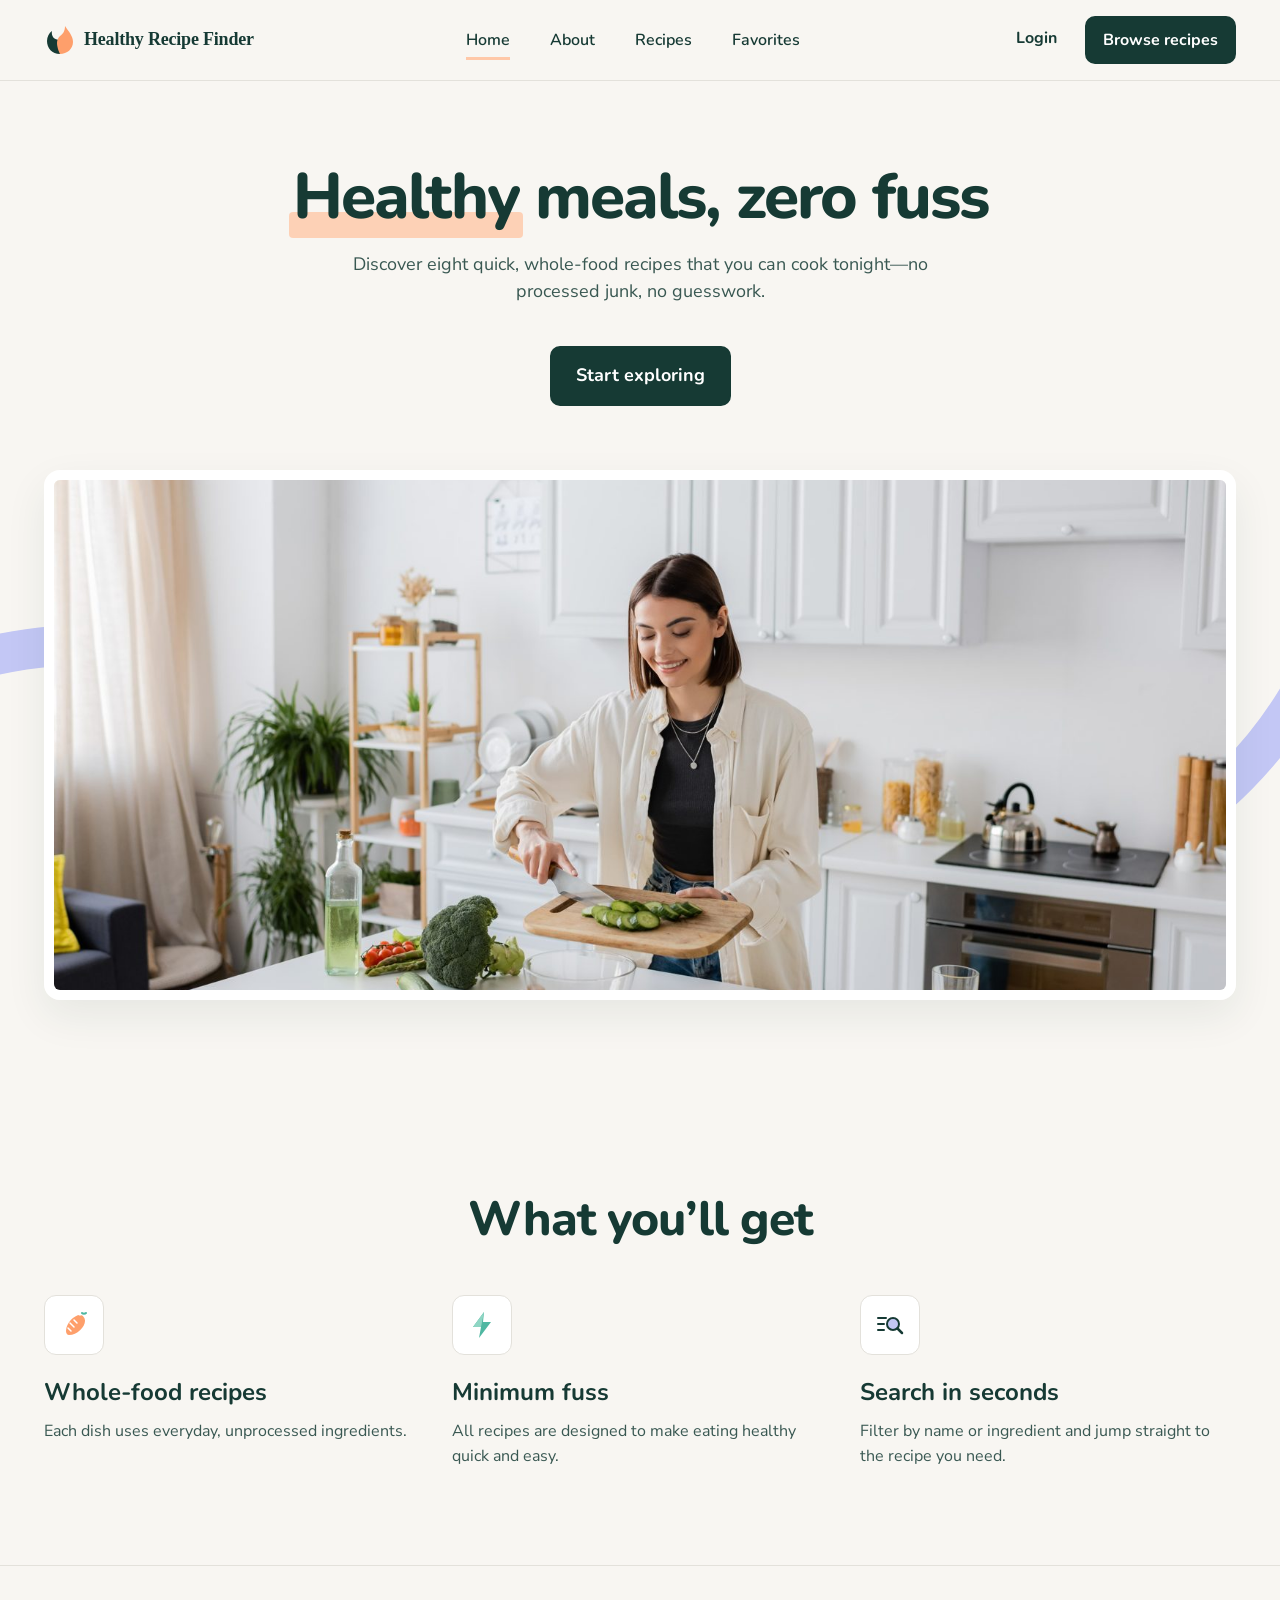
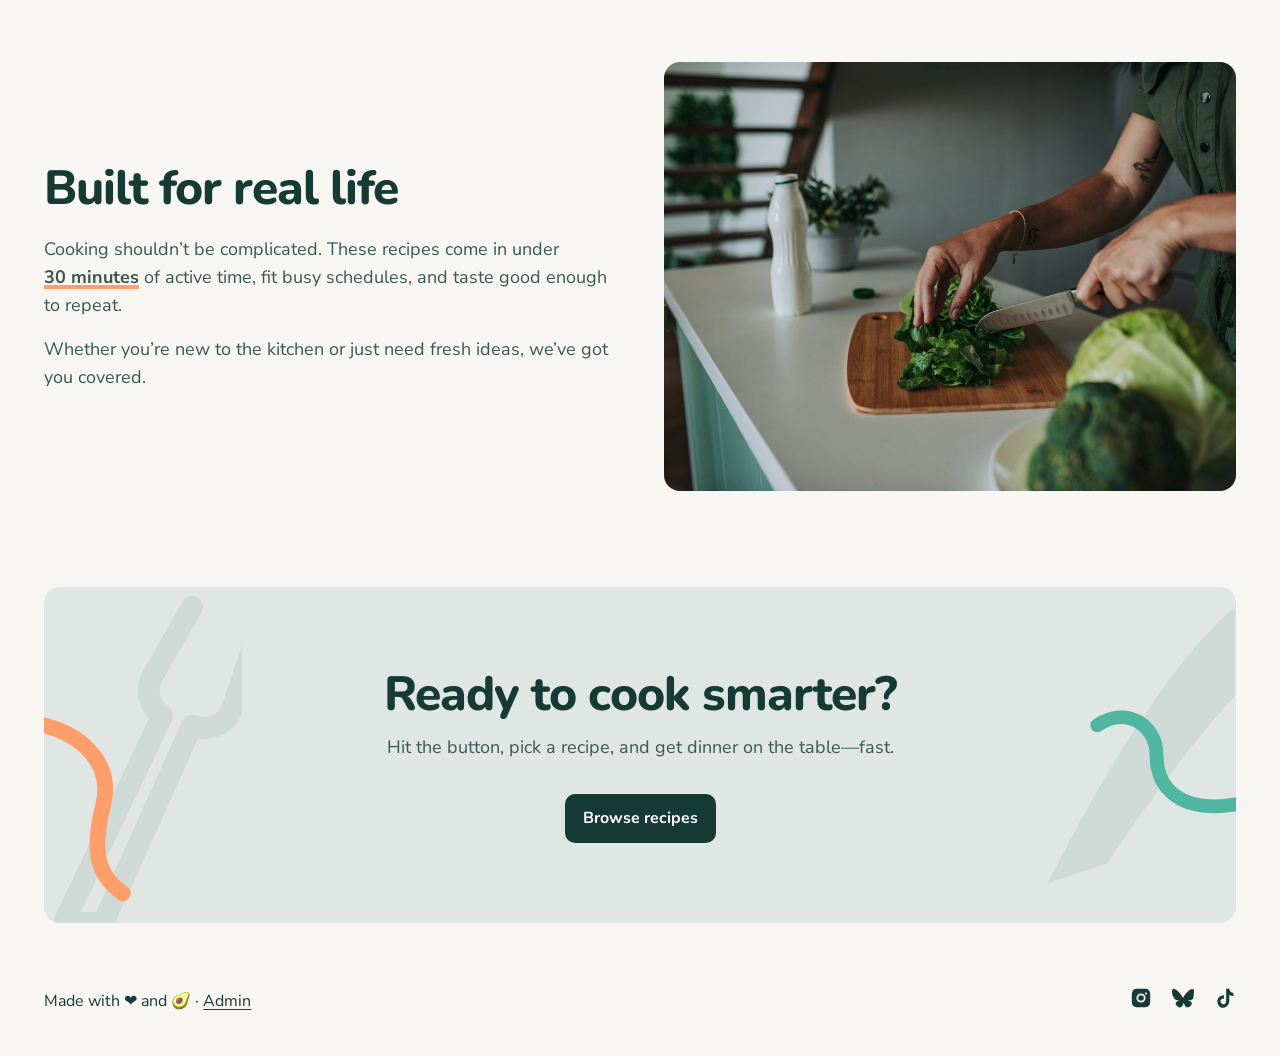
<file: index.html>
<!DOCTYPE html>
<html lang="en">
<head>
  <meta charset="UTF-8" />
  <meta name="viewport" content="width=device-width, initial-scale=1.0" />
  <title>Healthy Recipe Finder</title>
  <meta name="description" content="Discover quick, whole-food recipes you can cook tonight." />
  <link rel="preconnect" href="https://fonts.googleapis.com" />
  <link rel="preconnect" href="https://fonts.gstatic.com" crossorigin />
  <link href="https://fonts.googleapis.com/css2?family=Nunito:wght@600;700;800&family=Nunito+Sans:wght@400;500;600;700&display=swap" rel="stylesheet" />
  <link rel="stylesheet" href="css/style.css" />
</head>
<body>
  <main>
    <section class="hero">
      <div class="container">
        <h1><span class="highlight">Healthy</span> meals, zero fuss</h1>
        <p class="lead">Discover eight quick, whole-food recipes that you can cook tonight—no processed junk, no guesswork.</p>
        <a href="recipes.html" class="btn">Start exploring</a>
        <div class="hero-figure">
          <svg class="hero-deco hero-deco--right" viewBox="0 0 420 520" fill="none" aria-hidden="true"><path d="M400 0C420 220 320 420 40 500" stroke="#c3c7f5" stroke-width="40" stroke-linecap="round"/></svg>
          <svg class="hero-deco hero-deco--left" viewBox="0 0 260 120" fill="none" aria-hidden="true"><path d="M0 70C80 30 180 30 260 40" stroke="#c3c7f5" stroke-width="40"/></svg>
          <img src="assets/images/hero.jpg" alt="Woman slicing cucumber in a bright kitchen" />
        </div>
      </div>
    </section>

    <section class="section features">
      <div class="container">
        <h2 class="section-title">What you’ll get</h2>
        <div class="feature-grid">
          <div class="feature">
            <div class="feature-icon"><svg viewBox="0 0 32 32" aria-hidden="true"><path d="M22 6c-6 0-14 8-14 16 0 2 1 4 3 4 8 0 16-8 16-14 0-3-2-6-5-6z" fill="#fe9f6b"/><path d="M22 6l4-3M12 14l4 4M10 19l3 3M16 11l3 3" stroke="#fff" stroke-width="1.5" stroke-linecap="round"/><path d="M24 4c1 1 3 1 4 0" stroke="#4fb7a1" stroke-width="2" stroke-linecap="round"/></svg></div>
            <h3>Whole-food recipes</h3>
            <p>Each dish uses everyday, unprocessed ingredients.</p>
          </div>
          <div class="feature">
            <div class="feature-icon"><svg viewBox="0 0 32 32" aria-hidden="true"><path d="M18 3L7 18h8l-2 11 12-16h-8z" fill="#4fb7a1"/><path d="M18 3L7 18h8z" fill="#8fd6c4"/></svg></div>
            <h3>Minimum fuss</h3>
            <p>All recipes are designed to make eating healthy quick and easy.</p>
          </div>
          <div class="feature">
            <div class="feature-icon"><svg viewBox="0 0 32 32" fill="none" aria-hidden="true"><path d="M4 9h8M4 15h6M4 21h6" stroke="#163a34" stroke-width="2" stroke-linecap="round"/><circle cx="19" cy="15" r="6" fill="#c3c7f5" stroke="#163a34" stroke-width="2"/><path d="M23.5 19.5L28 24" stroke="#163a34" stroke-width="2.5" stroke-linecap="round"/></svg></div>
            <h3>Search in seconds</h3>
            <p>Filter by name or ingredient and jump straight to the recipe you need.</p>
          </div>
        </div>
      </div>
    </section>

    <section class="section">
      <div class="container split">
        <div>
          <h2 class="section-title">Built for real life</h2>
          <p class="lead">Cooking shouldn’t be complicated. These recipes come in under <span class="underline-orange">30&nbsp;minutes</span> of active time, fit busy schedules, and taste good enough to repeat.</p>
          <p class="lead">Whether you’re new to the kitchen or just need fresh ideas, we’ve got you covered.</p>
        </div>
        <img src="assets/images/real-life.jpg" alt="Chopping leafy greens on a wooden board" loading="lazy" />
      </div>
    </section>

    <div class="container" id="cta-slot"></div>
  </main>

  <script src="js/data.js"></script>
  <script src="js/layout.js"></script>
  <script src="js/cta.js"></script>
  <script>
    renderHeader("home");
    renderCta(document.getElementById("cta-slot"));
    renderFooter();
  </script>
</body>
</html>
</file>
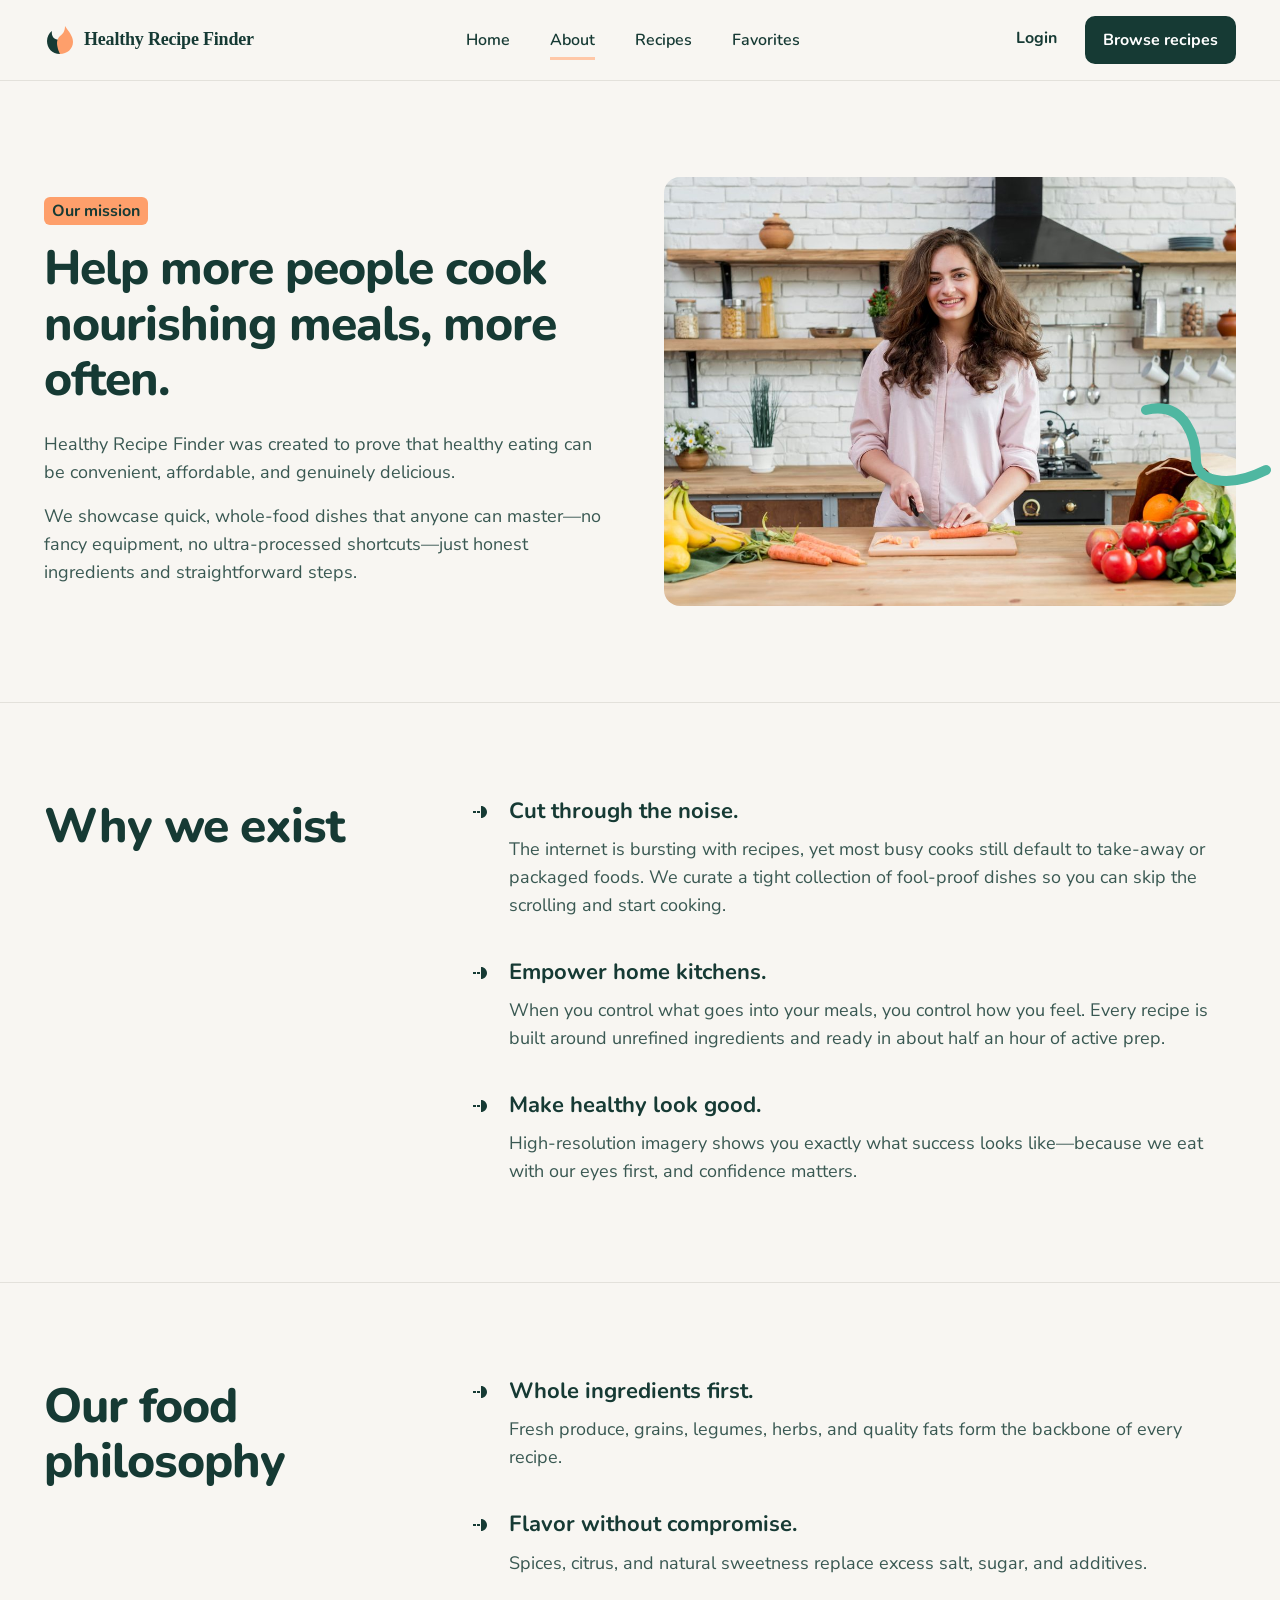
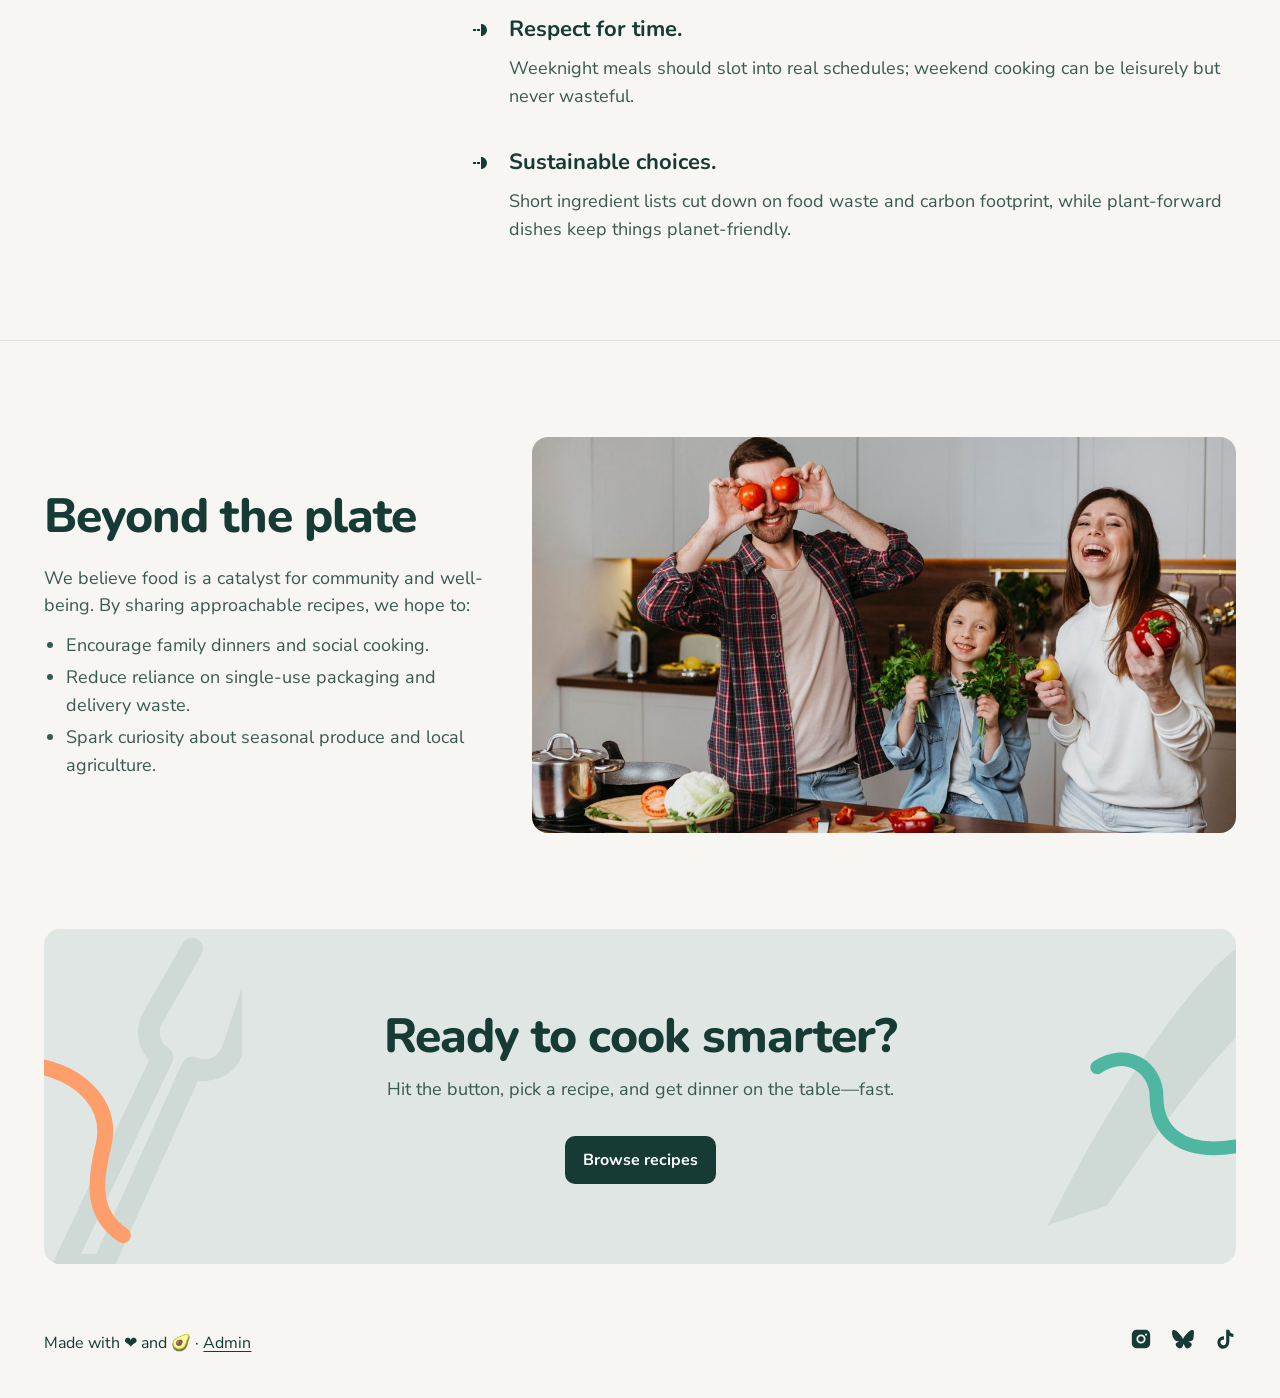
<file: about.html>
<!DOCTYPE html>
<html lang="en">
<head>
  <meta charset="UTF-8" />
  <meta name="viewport" content="width=device-width, initial-scale=1.0" />
  <title>About | Healthy Recipe Finder</title>
  <link rel="preconnect" href="https://fonts.googleapis.com" />
  <link rel="preconnect" href="https://fonts.gstatic.com" crossorigin />
  <link href="https://fonts.googleapis.com/css2?family=Nunito:wght@600;700;800&family=Nunito+Sans:wght@400;500;600;700&display=swap" rel="stylesheet" />
  <link rel="stylesheet" href="css/style.css" />
</head>
<body>
  <main>
    <section class="section about-hero">
      <div class="container split">
        <div>
          <span class="badge">Our mission</span>
          <h1>Help more people cook nourishing meals, more often.</h1>
          <p>Healthy Recipe Finder was created to prove that healthy eating can be convenient, affordable, and genuinely delicious.</p>
          <p>We showcase quick, whole-food dishes that anyone can master—no fancy equipment, no ultra-processed shortcuts—just honest ingredients and straightforward steps.</p>
        </div>
        <div class="figure">
          <img src="assets/images/about-mission.jpg" alt="Smiling woman chopping carrots in a kitchen" />
          <svg viewBox="0 0 140 90" fill="none" aria-hidden="true"><path d="M10 10c40-10 50 30 50 50s30 30 70 10" stroke="#4fb7a1" stroke-width="10" stroke-linecap="round"/></svg>
        </div>
      </div>
    </section>

    <section class="section">
      <div class="container list-section">
        <h2 class="section-title">Why we exist</h2>
        <ul class="point-list" id="why"></ul>
      </div>
    </section>

    <section class="section">
      <div class="container list-section">
        <h2 class="section-title">Our food philosophy</h2>
        <ul class="point-list" id="philosophy"></ul>
      </div>
    </section>

    <section class="section">
      <div class="container split" style="grid-template-columns: 1fr 1.6fr">
        <div>
          <h2 class="section-title">Beyond the plate</h2>
          <p class="lead" style="margin-top:16px">We believe food is a catalyst for community and well-being. By sharing approachable recipes, we hope to:</p>
          <ul class="bullets">
            <li>Encourage family dinners and social cooking.</li>
            <li>Reduce reliance on single-use packaging and delivery waste.</li>
            <li>Spark curiosity about seasonal produce and local agriculture.</li>
          </ul>
        </div>
        <img src="assets/images/beyond-plate.jpg" alt="Family cooking together with fresh vegetables" loading="lazy" style="aspect-ratio: 16/9" />
      </div>
    </section>

    <div class="container" id="cta-slot"></div>
  </main>

  <script src="js/data.js"></script>
  <script src="js/layout.js"></script>
  <script src="js/cta.js"></script>
  <script>
    const points = (items) => items.map(([t, d]) => `<li><h3>${ICONS.arrow}${t}</h3><p>${d}</p></li>`).join("");
    document.getElementById("why").innerHTML = points([
      ["Cut through the noise.", "The internet is bursting with recipes, yet most busy cooks still default to take-away or packaged foods. We curate a tight collection of fool-proof dishes so you can skip the scrolling and start cooking."],
      ["Empower home kitchens.", "When you control what goes into your meals, you control how you feel. Every recipe is built around unrefined ingredients and ready in about half an hour of active prep."],
      ["Make healthy look good.", "High-resolution imagery shows you exactly what success looks like—because we eat with our eyes first, and confidence matters."]
    ]);
    document.getElementById("philosophy").innerHTML = points([
      ["Whole ingredients first.", "Fresh produce, grains, legumes, herbs, and quality fats form the backbone of every recipe."],
      ["Flavor without compromise.", "Spices, citrus, and natural sweetness replace excess salt, sugar, and additives."],
      ["Respect for time.", "Weeknight meals should slot into real schedules; weekend cooking can be leisurely but never wasteful."],
      ["Sustainable choices.", "Short ingredient lists cut down on food waste and carbon footprint, while plant-forward dishes keep things planet-friendly."]
    ]);
    renderHeader("about");
    renderCta(document.getElementById("cta-slot"));
    renderFooter();
  </script>
</body>
</html>
</file>
<file: css/style.css>
:root {
  --green-900: #163a34;
  --green-700: #2c4a44;
  --text: #395852;
  --muted: #5a716c;
  --bg: #f8f6f2;
  --white: #ffffff;
  --line: #e3e1db;
  --cta-bg: #e0e6e3;
  --orange: #fe9f6b;
  --orange-soft: #ffc8a8;
  --teal: #4fb7a1;
  --lavender: #c3c7f5;
  --radius: 12px;
  --font-head: "Nunito", system-ui, sans-serif;
  --font-body: "Nunito Sans", system-ui, sans-serif;
}

*, *::before, *::after { box-sizing: border-box; }
html { scroll-behavior: smooth; }
body {
  margin: 0;
  background: var(--bg);
  color: var(--text);
  font-family: var(--font-body);
  font-size: 16px;
  line-height: 1.55;
  min-height: 100vh;
  display: flex;
  flex-direction: column;
}
main { flex: 1; }
img { max-width: 100%; display: block; }
a { color: inherit; }
h1, h2, h3, h4 { font-family: var(--font-head); color: var(--green-900); margin: 0; line-height: 1.15; }
p { margin: 0; }
ul { margin: 0; padding: 0; }

.container { width: min(1192px, 100% - 32px); margin-inline: auto; }
@media (min-width: 768px) { .container { width: min(1192px, 100% - 64px); } }

/* Buttons */
.btn {
  display: inline-flex; align-items: center; justify-content: center; gap: 8px;
  background: var(--green-900); color: var(--white);
  font-family: var(--font-head); font-weight: 700; font-size: 18px;
  padding: 14px 24px; border-radius: 10px; border: 2px solid var(--green-900);
  text-decoration: none; cursor: pointer; transition: background .2s, color .2s, transform .1s;
}
.btn:hover { background: var(--green-700); }
.btn:active { transform: translateY(1px); }
.btn:focus-visible, a:focus-visible, button:focus-visible, input:focus-visible, select:focus-visible, textarea:focus-visible {
  outline: 2px solid var(--green-900); outline-offset: 3px;
}
.btn-sm { font-size: 16px; padding: 10px 16px; }
.btn-pill { border-radius: 999px; font-size: 15px; padding: 10px 16px; }
.btn-block { width: 100%; }
.btn-outline { background: transparent; color: var(--green-900); }
.btn-outline:hover { background: var(--green-900); color: var(--white); }
.btn-danger { background: #b8402f; border-color: #b8402f; }
.btn-danger:hover { background: #9a3324; }

/* Header */
.site-header { border-bottom: 1px solid var(--line); background: var(--bg); position: relative; z-index: 20; }
.header-inner { display: flex; align-items: center; justify-content: space-between; height: 80px; }
.logo { display: flex; align-items: center; gap: 8px; text-decoration: none; }
.logo span { font-family: Georgia, "Times New Roman", serif; font-weight: 700; font-size: 18px; color: var(--green-900); letter-spacing: -.2px; }
.logo-mark { width: 32px; height: 32px; }
.main-nav ul { display: flex; gap: 40px; list-style: none; }
.main-nav a { text-decoration: none; font-family: var(--font-head); font-weight: 600; color: var(--green-900); padding-bottom: 6px; border-bottom: 3px solid transparent; }
.main-nav a:hover, .main-nav a.active { border-color: var(--orange-soft); }
.menu-toggle { display: none; background: var(--cta-bg); border: 0; border-radius: 6px; width: 40px; height: 40px; padding: 10px; cursor: pointer; flex-direction: column; justify-content: space-between; }
.menu-toggle span { display: block; height: 2px; background: var(--green-900); border-radius: 2px; }
.mobile-menu { border-top: 1px solid var(--line); padding: 16px; background: var(--white); position: absolute; inset: 100% 16px auto; border-radius: 0 0 var(--radius) var(--radius); box-shadow: 0 12px 24px rgba(22,58,52,.12); }
.mobile-menu ul { list-style: none; display: grid; gap: 4px; margin-bottom: 16px; }
.mobile-menu a:not(.btn) { display: block; padding: 10px 8px; text-decoration: none; font-family: var(--font-head); font-weight: 600; color: var(--green-900); }
.mobile-menu a.active { text-decoration: underline; text-decoration-color: var(--orange); text-underline-offset: 6px; text-decoration-thickness: 3px; }
@media (max-width: 767px) {
  .main-nav, .header-cta { display: none; }
  .menu-toggle { display: flex; }
  .header-inner { height: 64px; }
}
@media (min-width: 768px) { .mobile-menu { display: none !important; } }

/* Footer */
.site-footer { padding: 32px 0 40px; }
.footer-inner { display: flex; justify-content: space-between; align-items: center; gap: 16px; font-size: 16px; color: var(--green-900); }
.socials { display: flex; gap: 20px; list-style: none; }
.socials svg { width: 22px; height: 22px; fill: var(--green-900); }
.socials a:hover svg { fill: var(--teal); }
@media (max-width: 767px) { .footer-inner { flex-direction: column-reverse; } }

/* Sections */
.section { padding: 96px 0; }
.section + .section { border-top: 1px solid var(--line); }
.section-title { font-size: clamp(32px, 4vw, 48px); font-weight: 800; letter-spacing: -1px; }
.lead { font-size: 18px; color: var(--text); }
@media (max-width: 767px) { .section { padding: 64px 0; } }

.highlight { position: relative; z-index: 0; white-space: nowrap; }
.highlight::after { content: ""; position: absolute; left: -4px; right: -4px; bottom: .05em; height: .4em; background: var(--orange-soft); z-index: -1; border-radius: 4px; opacity: .8; }
.underline-orange { text-decoration: underline; text-decoration-color: var(--orange); text-decoration-thickness: 4px; text-underline-offset: 2px; font-weight: 700; }

/* Hero */
.hero { position: relative; overflow: hidden; padding: 80px 0 96px; text-align: center; }
.hero h1 { font-size: clamp(40px, 6vw, 64px); font-weight: 800; letter-spacing: -2px; }
.hero .lead { max-width: 580px; margin: 16px auto 40px; }
.hero-figure { position: relative; margin-top: 64px; }
.hero-figure img { border: 10px solid var(--white); border-radius: 16px; box-shadow: 0 16px 40px rgba(22,58,52,.08); aspect-ratio: 1192/530; object-fit: cover; width: 100%; position: relative; z-index: 1; }
.hero-deco { position: absolute; z-index: 0; pointer-events: none; }
.hero-deco--right { right: -140px; top: -60px; width: 420px; }
.hero-deco--left { left: -120px; top: 140px; width: 260px; }
@media (max-width: 767px) { .hero { padding: 48px 0 64px; } .hero-figure { margin-top: 40px; } .hero-figure img { aspect-ratio: 4/3; border-width: 6px; } .hero-deco { display: none; } }

/* Features */
.features { text-align: center; }
.feature-grid { display: grid; grid-template-columns: repeat(3, 1fr); gap: 32px; margin-top: 48px; text-align: left; }
.feature-icon { width: 60px; height: 60px; border-radius: 12px; background: var(--white); border: 1px solid var(--line); display: grid; place-items: center; margin-bottom: 24px; }
.feature-icon svg { width: 32px; height: 32px; }
.feature h3 { font-size: 24px; font-weight: 700; margin-bottom: 12px; }
@media (max-width: 899px) { .feature-grid { grid-template-columns: 1fr; } }

/* Split */
.split { display: grid; grid-template-columns: 1fr 1fr; gap: 48px; align-items: center; }
.split h2 { margin-bottom: 20px; }
.split p + p { margin-top: 16px; }
.split img { border-radius: 16px; width: 100%; aspect-ratio: 4/3; object-fit: cover; }
@media (max-width: 899px) { .split { grid-template-columns: 1fr; } }

/* CTA */
.cta { position: relative; overflow: hidden; background: var(--cta-bg); border-radius: 16px; text-align: center; padding: 80px 24px; margin: 0 0 32px; }
.cta h2 { font-size: clamp(32px, 4vw, 48px); font-weight: 800; letter-spacing: -1px; }
.cta p { margin: 12px 0 32px; font-size: 18px; position: relative; }
.cta .btn { position: relative; }
.cta-deco { position: absolute; pointer-events: none; }
.cta-deco--fork { left: 0; top: 0; height: 100%; }
.cta-deco--knife { right: 0; top: 0; height: 100%; }
@media (max-width: 767px) { .cta { padding: 56px 20px; } .cta-deco { opacity: .5; } }

/* About */
.badge { display: inline-block; background: var(--orange); color: var(--green-900); font-family: var(--font-head); font-weight: 700; font-size: 16px; padding: 2px 8px; border-radius: 6px; margin-bottom: 16px; }
.about-hero { position: relative; }
.about-hero h1 { font-size: clamp(32px, 4vw, 48px); font-weight: 800; letter-spacing: -1px; margin-bottom: 24px; }
.about-hero .split p { font-size: 18px; }
.about-hero .figure { position: relative; }
.about-hero .figure svg { position: absolute; right: -40px; top: 52%; width: 140px; }
.list-section { display: grid; grid-template-columns: 1fr 2fr; gap: 48px; }
.point-list { list-style: none; display: grid; gap: 40px; }
.point-list h3 { display: flex; align-items: center; gap: 16px; font-size: 22px; font-weight: 700; margin-bottom: 12px; }
.point-list h3 svg, .ingredients svg, .instructions svg { width: 20px; height: 12px; fill: var(--green-900); flex-shrink: 0; }
.point-list p { padding-left: 36px; font-size: 18px; }
.bullets { padding-left: 22px; margin-top: 12px; display: grid; gap: 4px; font-size: 18px; }
@media (max-width: 899px) { .list-section { grid-template-columns: 1fr; gap: 24px; } }

/* Recipes listing */
.page-intro { text-align: center; padding: 80px 0 64px; }
.page-intro h1 { font-size: clamp(32px, 4vw, 48px); font-weight: 800; letter-spacing: -1px; }
.page-intro p { max-width: 580px; margin: 16px auto 0; font-size: 18px; }
.toolbar { display: flex; justify-content: space-between; gap: 16px; flex-wrap: wrap; margin-bottom: 32px; }
.filters { display: flex; gap: 16px; flex-wrap: wrap; }
.select-wrap { position: relative; }
.select-wrap select, .search-box input {
  font: 600 16px var(--font-body); color: var(--green-900);
  background: var(--white); border: 1px solid var(--line); border-radius: 8px; height: 46px;
}
.select-wrap select { appearance: none; padding: 0 40px 0 16px; cursor: pointer; }
.select-wrap::after { content: ""; position: absolute; right: 16px; top: 50%; width: 8px; height: 8px; border-right: 2px solid var(--green-900); border-bottom: 2px solid var(--green-900); transform: translateY(-70%) rotate(45deg); pointer-events: none; }
.search-box { position: relative; min-width: 310px; }
.search-box svg { position: absolute; left: 14px; top: 50%; transform: translateY(-50%); width: 18px; height: 18px; fill: none; stroke: var(--green-900); stroke-width: 2; }
.search-box input { width: 100%; padding: 0 16px 0 42px; font-weight: 500; }
.search-box input::placeholder { color: var(--muted); }
.select-wrap select:hover, .search-box input:hover { border-color: var(--green-900); }
@media (max-width: 767px) { .toolbar, .filters { flex-direction: column; } .search-box { min-width: 0; } .select-wrap select { width: 100%; } }

.recipe-grid { display: grid; grid-template-columns: repeat(3, minmax(0, 1fr)); gap: 32px; padding-bottom: 96px; }
@media (max-width: 1023px) { .recipe-grid { grid-template-columns: repeat(2, minmax(0, 1fr)); } }
@media (max-width: 639px) { .recipe-grid { grid-template-columns: minmax(0, 1fr); } }
.recipe-card { background: var(--white); border-radius: 10px; padding: 8px; display: flex; flex-direction: column; box-shadow: 0 1px 2px rgba(22,58,52,.06); border: 1px solid #efede8; }
.recipe-card .card-img img { width: 100%; aspect-ratio: 1/0.83; object-fit: cover; border-radius: 8px; }
.recipe-card h3 { font-size: 20px; font-weight: 700; margin: 16px 8px 10px; white-space: nowrap; overflow: hidden; text-overflow: ellipsis; }
.recipe-card p { font-size: 15px; margin: 0 8px 16px; color: var(--text); }
.recipe-card .recipe-meta { margin: 0 8px 16px; }
.recipe-card .btn { margin-top: auto; }
.recipe-meta { list-style: none; display: flex; flex-wrap: wrap; gap: 8px 16px; font-size: 15px; color: var(--text); }
.recipe-meta li { display: flex; align-items: center; gap: 6px; }
.recipe-meta svg { width: 16px; height: 16px; fill: var(--green-900); }
.empty-state { grid-column: 1 / -1; text-align: center; padding: 48px 16px; font-size: 18px; }

/* Recipe detail */
.breadcrumb { padding: 48px 0 16px; font-size: 16px; color: var(--muted); }
.breadcrumb a { text-decoration: none; }
.breadcrumb a:hover { text-decoration: underline; }
.breadcrumb strong { color: var(--green-900); font-weight: 600; }
.recipe-detail { display: grid; grid-template-columns: 1fr 1fr; gap: 40px; padding-bottom: 64px; }
.recipe-detail > img { width: 100%; aspect-ratio: 1/1; object-fit: cover; border-radius: 12px; }
.recipe-detail h1 { font-size: clamp(32px, 4vw, 48px); font-weight: 800; letter-spacing: -1px; margin-bottom: 20px; }
.recipe-detail .lead { margin-bottom: 20px; }
.recipe-detail h2 { font-size: 22px; font-weight: 700; margin: 24px 0 12px; }
.ingredients, .instructions { list-style: none; display: grid; gap: 8px; font-size: 18px; }
.ingredients li, .instructions li { display: flex; gap: 12px; align-items: baseline; }
.ingredients svg, .instructions svg { transform: translateY(1px); }
@media (max-width: 899px) { .recipe-detail { grid-template-columns: 1fr; } .recipe-detail > img { aspect-ratio: 4/3; } }
.more-recipes { border-top: 1px solid var(--line); padding-top: 64px; }
.more-recipes h2 { font-size: 32px; font-weight: 800; margin-bottom: 32px; }

/* Admin */
.admin-wrap { padding: 64px 0 96px; }
.admin-wrap h1 { font-size: 40px; font-weight: 800; margin-bottom: 8px; }
.admin-grid { display: grid; grid-template-columns: 1.2fr 1fr; gap: 40px; margin-top: 40px; align-items: start; }
@media (max-width: 899px) { .admin-grid { grid-template-columns: 1fr; } }
.panel { background: var(--white); border: 1px solid var(--line); border-radius: var(--radius); padding: 28px; }
.panel h2 { font-size: 24px; font-weight: 800; margin-bottom: 20px; }
.form-grid { display: grid; gap: 18px; }
.form-row { display: grid; grid-template-columns: repeat(3, 1fr); gap: 12px; }
@media (max-width: 479px) { .form-row { grid-template-columns: 1fr; } }
.field label { display: block; font-family: var(--font-head); font-weight: 700; color: var(--green-900); margin-bottom: 6px; }
.field small { display: block; color: var(--muted); margin-top: 4px; font-size: 13px; }
.field input, .field textarea {
  width: 100%; font: 500 16px var(--font-body); color: var(--green-900);
  background: var(--bg); border: 1px solid var(--line); border-radius: 8px; padding: 11px 14px;
}
.field textarea { min-height: 120px; resize: vertical; }
.field input:hover, .field textarea:hover { border-color: var(--green-900); }
.field.has-error input, .field.has-error textarea { border-color: #b8402f; }
.field .error { color: #b8402f; font-size: 14px; margin-top: 4px; display: none; }
.field.has-error .error { display: block; }
.dropzone { border: 2px dashed var(--line); border-radius: 10px; padding: 20px; text-align: center; cursor: pointer; background: var(--bg); transition: border-color .2s; }
.dropzone:hover, .dropzone.dragover { border-color: var(--teal); }
.dropzone img { max-height: 180px; margin: 0 auto 12px; border-radius: 8px; }
.dropzone input { display: none; }
.form-actions { display: flex; gap: 12px; flex-wrap: wrap; }
.admin-list { list-style: none; display: grid; gap: 12px; }
.admin-item { display: flex; gap: 12px; align-items: center; padding: 10px; border: 1px solid var(--line); border-radius: 10px; background: var(--bg); }
.admin-item img { width: 64px; height: 64px; object-fit: cover; border-radius: 8px; flex-shrink: 0; }
.admin-item .info { flex: 1; min-width: 0; }
.admin-item .info strong { display: block; color: var(--green-900); white-space: nowrap; overflow: hidden; text-overflow: ellipsis; }
.admin-item .info span { font-size: 14px; color: var(--muted); }
.admin-item .actions { display: flex; gap: 6px; }
.admin-item .btn { font-size: 14px; padding: 6px 12px; }
.tag { font-size: 12px; font-weight: 700; padding: 2px 8px; border-radius: 99px; background: var(--cta-bg); color: var(--green-900); margin-left: 6px; }
.toast { position: fixed; left: 50%; bottom: 24px; transform: translateX(-50%) translateY(120%); background: var(--green-900); color: var(--white); padding: 12px 20px; border-radius: 10px; font-weight: 600; transition: transform .25s; z-index: 50; }
.toast.show { transform: translateX(-50%) translateY(0); }
.login-box { max-width: 420px; margin: 40px auto 0; }
.muted { color: var(--muted); }

/* Favorites */
.card-img { position: relative; }
.fav-btn { position: absolute; top: 10px; right: 10px; width: 40px; height: 40px; border-radius: 50%; border: 0; background: rgba(255,255,255,.92); display: grid; place-items: center; cursor: pointer; box-shadow: 0 2px 8px rgba(22,58,52,.18); transition: transform .15s; }
.fav-btn:hover { transform: scale(1.1); }
.fav-btn svg { width: 22px; height: 22px; fill: none; stroke: var(--green-900); stroke-width: 2; }
.fav-btn.active svg { fill: #e5484d; stroke: #e5484d; }
.fav-detail { display: inline-flex; align-items: center; gap: 8px; margin-top: 20px; }
.fav-detail svg { width: 18px; height: 18px; fill: none; stroke: currentColor; stroke-width: 2; }
.fav-detail.active svg { fill: #e5484d; stroke: #e5484d; }
.admin-link { text-decoration: underline; text-underline-offset: 3px; }
.notice { background: #fff4ec; border: 1px solid var(--orange-soft); border-radius: 10px; padding: 12px 16px; font-size: 15px; margin-bottom: 20px; }

/* Header login */
.header-actions { display: flex; align-items: center; gap: 24px; }
.login-link { font-family: var(--font-head); font-weight: 700; color: var(--green-900); text-decoration: none; padding: 8px 4px; border-bottom: 3px solid transparent; }
.login-link:hover { border-color: var(--orange-soft); }
@media (max-width: 767px) { .header-actions { display: none; } }
</file>
